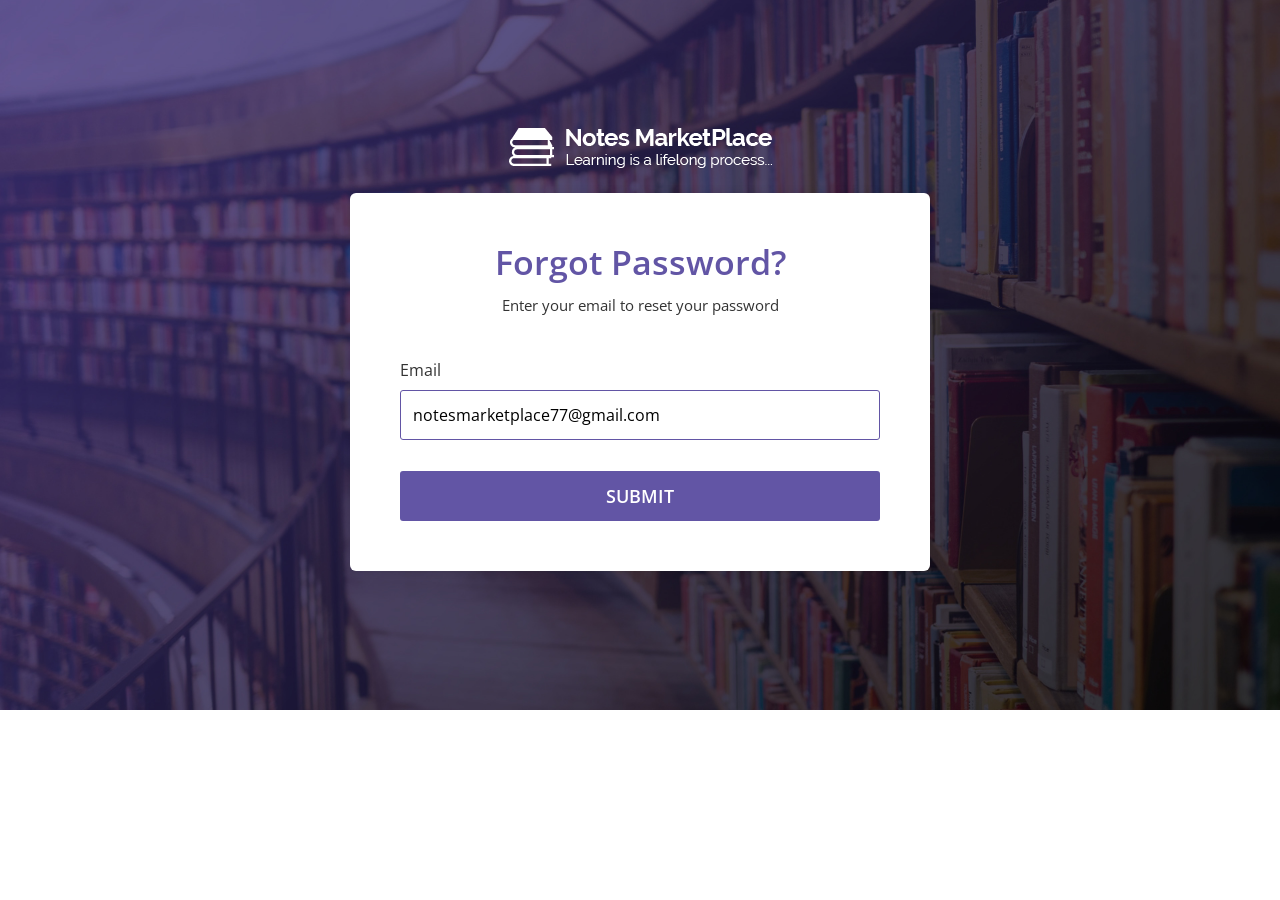
<file: Admin/forgotpass.html>
<!DOCTYPE html>
<html lang="en">

<head>
    <!-- Meta tag -->
    <meta charset="UTF-8">
    <meta http-equiv="X-UA-Compatible" content="IE=edge" />
    <meta name="viewport" content="width=device-width, initial-scale=1, maximum-scale=1.0, user-scalable=no">

    <!-- Title -->
    <title>Forgot Password</title>
    
    <!-- Favicon -->
    <link rel="shortcut icon" href="images/favicon.ico">

    <!-- Google Fonts -->
    <link rel="preconnect" href="https://fonts.gstatic.com">
    <link href="https://fonts.googleapis.com/css2?family=Open+Sans:wght@300;400;600;700&display=swap" rel="stylesheet">

    <!-- Fontawesome -->
    <link rel="stylesheet" href="css/font-awesome/css/font-awesome.min.css">

    <!-- Bootstrap CSS -->
    <link rel="stylesheet" href="css/bootstrap/bootstrap.min.css">

    <!-- Custom CSS -->
    <link rel="stylesheet" href="css/forgotpass.css">

    <!-- Responsive CSS -->
    <link rel="stylesheet" href="css/forgotpass-responsive.css">

</head>

<body id="bg-img">
    <div class="center">
        <div id="logo">
            <div class="row text-center">
                <div class="col-md-12">
                    <a href="#"><img src="images/top-logo.png" alt="logo"></a>
                </div>
            </div>
        </div>
        <div id="content-box">
            <form>
                <div class="form-header text-center">
                    <h1 class="heading">Forgot Password?</h1>
                    <p class="text">Enter your email to reset your password</p>
                </div>

                <div id="form-email" class="form-group">
                    <label for="email">Email</label>
                    <input type="email" class="form-control" id="email" placeholder="Enter your email" value="notesmarketplace77@gmail.com" required>
                </div>
                <button type="submit" class="btn">Submit</button>
            </form>
        </div>
    </div>

    <!-- jQuery -->
    <script src="js/jquery.min.js"></script>

    <!-- Bootstrap JS -->
    <script src="js/bootstrap/bootstrap.min.js"></script>

    <!-- Custom JS -->
    <script src="js/forgotpass.js"></script>
</body>

</html>
</file>
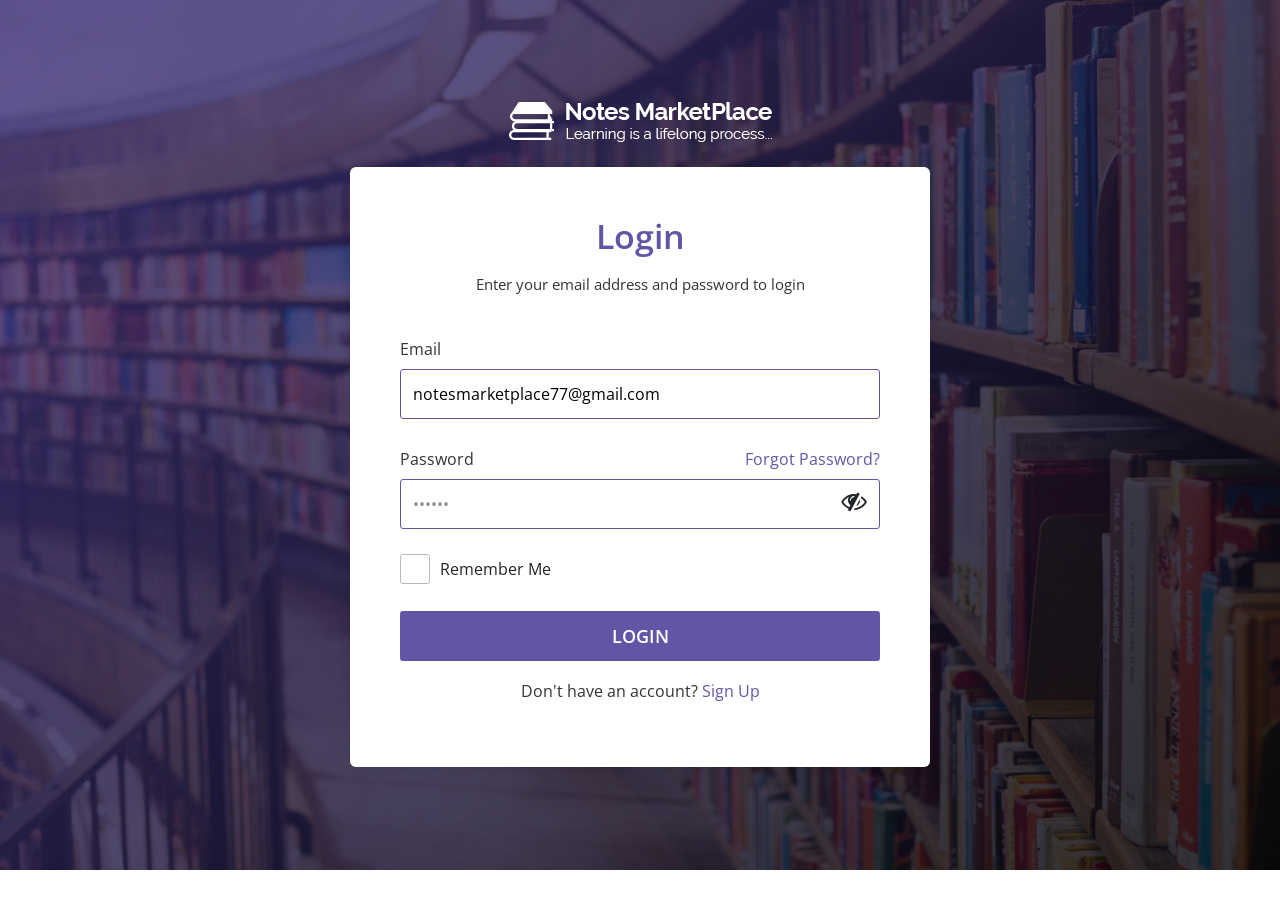
<file: Admin/login.html>
<!DOCTYPE html>
<html lang="en">

<head>
    <!-- Meta tag -->
    <meta charset="UTF-8">
    <meta http-equiv="X-UA-Compatible" content="IE=edge" />
    <meta name="viewport" content="width=device-width, initial-scale=1, maximum-scale=1.0, user-scalable=no">

    <!-- Title -->
    <title>Login</title>
    
    <!-- Favicon -->
    <link rel="shortcut icon" href="images/favicon.ico">

    <!-- Google Fonts -->
    <link rel="preconnect" href="https://fonts.gstatic.com">
    <link href="https://fonts.googleapis.com/css2?family=Open+Sans:wght@300;400;600;700&display=swap" rel="stylesheet">

    <!-- Fontawesome -->
    <link rel="stylesheet" href="css/font-awesome/css/font-awesome.min.css">

    <!-- Bootstrap CSS -->
    <link rel="stylesheet" href="css/bootstrap/bootstrap.min.css">

    <!-- Custom CSS -->
    <link rel="stylesheet" href="css/login.css">

    <!-- Responsive CSS -->
    <link rel="stylesheet" href="css/login-responsive.css">

</head>

<body id="bg-img">
    <div class="center">
        <div id="logo">
            <div class="row text-center">
                <div class="col-md-12">
                    <a href="#"><img src="images/top-logo.png" alt="logo"></a>
                </div>
            </div>
        </div>
        <div id="content-box">
            <form>
                <div class="form-header text-center">
                    <h1 class="heading">Login</h1>
                    <p class="text">Enter your email address and password to login</p>
                </div>

                <div id="form-email" class="form-group">
                    <label for="email">Email</label>
                    <input type="email" class="form-control" id="email" placeholder="Enter your email" value="notesmarketplace77@gmail.com" required>
                </div>
                <div id="form-password" class="form-group">
                    <label for="password-field">Password</label>
                    <span class="psw"><a href="#">Forgot Password?</a></span>
                    <div class="input-group">
                        <input id="password-field" type="password" class="form-control" value="secret" placeholder="Enter your password" required>
                        <span toggle="#password-field" class="fa fa-fw field-icon fa-eye-slash toggle-password">
                        <img class="eye" src="images/eye.png"></span>                        
                    </div>
                </div>
                <div class="form-group form-check">
                    <input type="checkbox" class="form-check-input" id="Check">
                    <label class="form-check-label" for="Check">Remember Me</label>
                </div>
                <button type="submit" class="btn">Login</button>
                <div class="footer text-center">
                    <p>Don't have an account? <span class="signup"><a href="#">Sign Up</a></span></p>
                </div>
            </form>
        </div>
    </div>

    <!-- jQuery -->
    <script src="js/jquery.min.js"></script>

    <!-- Bootstrap JS -->
    <script src="js/bootstrap/bootstrap.min.js"></script>

    <!-- Custom JS -->
    <script src="js/login.js"></script>
</body>

</html>
</file>
<file: Admin/css/forgotpass.css>
/* Forgot Password */
/* Background image */
#bg-img {
    font-family: "Open Sans", sans-serif;
    background-image: url("../images/banner-with-overlayl.jpg");
    background-repeat: no-repeat;
    background-size: cover;
    background-position: center;
    max-width: 100%;
    height: auto;
    overflow-x: hidden;
}

.center {
    margin: 10% auto 10%;
    width: 580px;
}

#logo {
    margin: 0 0 25px 0;
}

#content-box {
    background-color: #fff;
    padding: 50px;
    -webkit-box-shadow: 0 0 10px 0 rgba(0, 0, 0, 0.1);
    box-shadow: 0 0 10px 0 rgba(0, 0, 0, 0.1);
    border-radius: 6px;
}

.heading {
    font-size: 34px;
    font-weight: 600;
    line-height: 38px;
    color: #6255a5;
}

.text {
    font-size: 15px;
    font-weight: 400;
    line-height: 19px;
    color: #333333;
    margin: 15px 0 45px 0;
}

#form-email {
    font-size: 16px;
    font-weight: 400;
    line-height: 20px;

}

#form-email label {
    color: #333333;

}

#form-email label {
    margin: 0 0 10px 0;
}

input[type=email] {
    border: 1px solid #6255a5;
    height: 50px;
    border-radius: 3px;
    font-size: 16px;
    font-weight: 400;
    line-height: 20px;
}

.form-group #email {
    color: #000;
}

.btn {
    background-color: #6255a5;
    width: 100%;
    height: 50px;
    border-radius: 3px;
    font-size: 18px;
    font-weight: 600;
    line-height: 22px;
    margin: 15px 0 0 0;
    text-transform: uppercase;
}

.btn,
.btn:hover {
    color: #fff;
}
</file>
<file: Admin/css/forgotpass-responsive.css>
@media (min-width: 1768px) {
    .center {
        width: 800px;
    }

    .heading {
        font-size: 42px;
        line-height: 50px;
    }

    .text {
        font-size: 22px;
        font-weight: 400;
        line-height: 26px;
    }

    #content-box {
        padding: 70px;
    }

    #form-email {
        font-size: 24px;
        font-weight: 400;
        line-height: 28px;

    }

    input[type=email] {
        height: 60px;
        font-size: 24px;
        font-weight: 400;
        line-height: 28px;
    }

    .btn {
        height: 60px;
        font-size: 22px;
        font-weight: 600;
        line-height: 26px;
    }

}

@media (max-width: 600px) {
    .center {
        margin: 5% auto 5%;
        width: 400px;
    }

    #content-box {
        padding: 50px 30px;
    }

    .heading {
        font-size: 25px;
        line-height: 29px;
    }

    .text {
        font-size: 14px;
        font-weight: 400;
        line-height: 17px;
    }

    input[type=email] {
        height: 40px;
    }

    .btn {
        height: 40px;
    }

}

@media (max-width: 425px) {
    .center {
        margin: 5% auto 5%;
        width: 100%;
    }

    .heading {
        font-size: 20px;
        line-height: 24px;
    }

    #content-box {
        padding: 50px 20px;
        border-radius: 0;
    }
}

@media (max-width: 300px) {
    #logo img {
        width: 90%;
    }

    #form-email {
        font-size: 14px;
        font-weight: 400;
        line-height: 18px;

    }

    input[type=email] {
        height: 30px;
        font-size: 14px;
        font-weight: 400;
        line-height: 18px;
    }

    .btn {
        height: 30px;
        font-size: 14px;
        line-height: 18px;
    }
}
</file>
<file: Admin/css/login.css>
/* Login Page */
/* Background image */
#bg-img {
    font-family: "Open Sans", sans-serif;
    background-image: url("../images/banner-with-overlayl.jpg");
    background-repeat: no-repeat;
    background-size: cover;
    background-position: center;
    max-width: 100%;
    height: auto;
    overflow-x: hidden;
}

.center {
    margin: 8% auto 8%;
    width: 580px;
}

#logo {
    margin: 0 0 25px 0;
}

#content-box {
    background-color: #fff;
    padding: 50px;
    -webkit-box-shadow: 0 0 10px 0 rgba(0, 0, 0, 0.1);
    box-shadow: 0 0 10px 0 rgba(0, 0, 0, 0.1);
    border-radius: 6px;
}

.heading {
    font-size: 34px;
    font-weight: 600;
    line-height: 38px;
    color: #6255a5;
}

.text {
    font-size: 15px;
    font-weight: 400;
    line-height: 19px;
    color: #333333;
    margin: 20px 0 45px 0;
}

#form-email,
#form-password,
span.psw a,
.footer p,
.form-check-label {
    font-size: 16px;
    font-weight: 400;
    line-height: 20px;

}

#form-email label,
#form-password label,
.footer p {
    color: #333333;

}

#form-email label,
#form-password label {
    margin: 0 0 10px 0;
}

input[type=email],
input[type=password],
input[type=text] {
    border: 1px solid #6255a5;
    height: 50px;
    border-radius: 3px;
    font-size: 16px;
    font-weight: 400;
    line-height: 20px;
}
.input-group>.custom-select:not(:last-child), .input-group>.form-control:not(:last-child) {
    border-top-right-radius: 3px;
    border-bottom-right-radius: 3px;
}
.form-group #email {
    color: #000;
}

#form-password {
    margin: 30px 0 0 0;
}

.form-group #password-field {
    color: #8a8a8a;
}


.field-icon {
    position: absolute;
    top: 20%;
    right: 2%;
    z-index: 3;
    font-size: 25px;
}
.eye {
    display: none;
    position: absolute;
    top: 5px;
    right: 5px;
}
span.psw {
    float: right;
}

span.psw a,
span.signup a {
    color: #6255a5;
    text-decoration: none;
}

.toggle-password {
    cursor: pointer;
}

input[type=checkbox] {
    width: 30px;
    height: 30px;
    border: 1px solid #d1d1d1;
    opacity: 0.5;
}

.form-check {
    margin: 20px 0 0 0;
}

.form-check-label {
    margin: 10px 0 0 20px;
}

.btn {
    background-color: #6255a5;
    width: 100%;
    height: 50px;
    border-radius: 3px;
    font-size: 18px;
    font-weight: 600;
    line-height: 22px;
    margin: 30px 0 20px 0;
    text-transform: uppercase;
}

.btn,
.btn:hover {
    color: #fff;
}
</file>
<file: Admin/css/login-responsive.css>
@media (min-width: 1768px) {
    .center {
        width: 800px;
    }

    .heading {
        font-size: 42px;
        line-height: 50px;
    }

    .text {
        font-size: 22px;
        font-weight: 400;
        line-height: 26px;
    }

    #content-box {
        padding: 70px;
    }

    #form-email,
    #form-password,
    span.psw a,
    .footer p,
    .form-check-label {
        font-size: 24px;
        font-weight: 400;
        line-height: 28px;

    }

    input[type=email],
    input[type=password],
    input[type=text] {
        height: 60px;
        font-size: 24px;
        font-weight: 400;
        line-height: 28px;
    }

    .form-check-label {
        margin: 5px 0 0 20px;
    }

    .btn {
        height: 60px;
        font-size: 22px;
        font-weight: 600;
        line-height: 26px;
    }

}

@media (max-width: 600px) {
    .center {
        margin: 5% auto 5%;
        width: 400px;
    }

    #content-box {
        padding: 50px 30px;
    }

    .heading {
        font-size: 30px;
        line-height: 34px;
    }

    .text {
        font-size: 14px;
        font-weight: 400;
        line-height: 17px;
    }

    input[type=email],
    input[type=password],
    input[type=text] {
        height: 40px;
    }

    input[type=checkbox] {
        width: 25px;
        height: 25px;
    }

    .form-check-label {
        margin: 8px 0 0 20px;
    }

    .field-icon {
        top: 20%;
        font-size: 20px;
    }

    .btn {
        height: 40px;
    }

}

@media (max-width: 425px) {
    .center {
        margin: 5% auto 5%;
        width: 100%;
    }

    #content-box {
        padding: 50px 20px;
        border-radius: 0;
    }
}

@media (max-width: 300px) {
    #logo img {
        width: 90%;
    }

    #form-email,
    #form-password,
    span.psw a,
    .footer p,
    .form-check-label {
        font-size: 14px;
        font-weight: 400;
        line-height: 18px;

    }

    input[type=email],
    input[type=password],
    input[type=text] {
        height: 30px;
        font-size: 14px;
        font-weight: 400;
        line-height: 18px;
    }


    .btn {
        height: 30px;
        font-size: 14px;
        line-height: 18px;
    }
}

@media (max-width: 250px) {
    span.psw {
        float: left;
        margin-bottom: 10px;
    }
}
</file>
